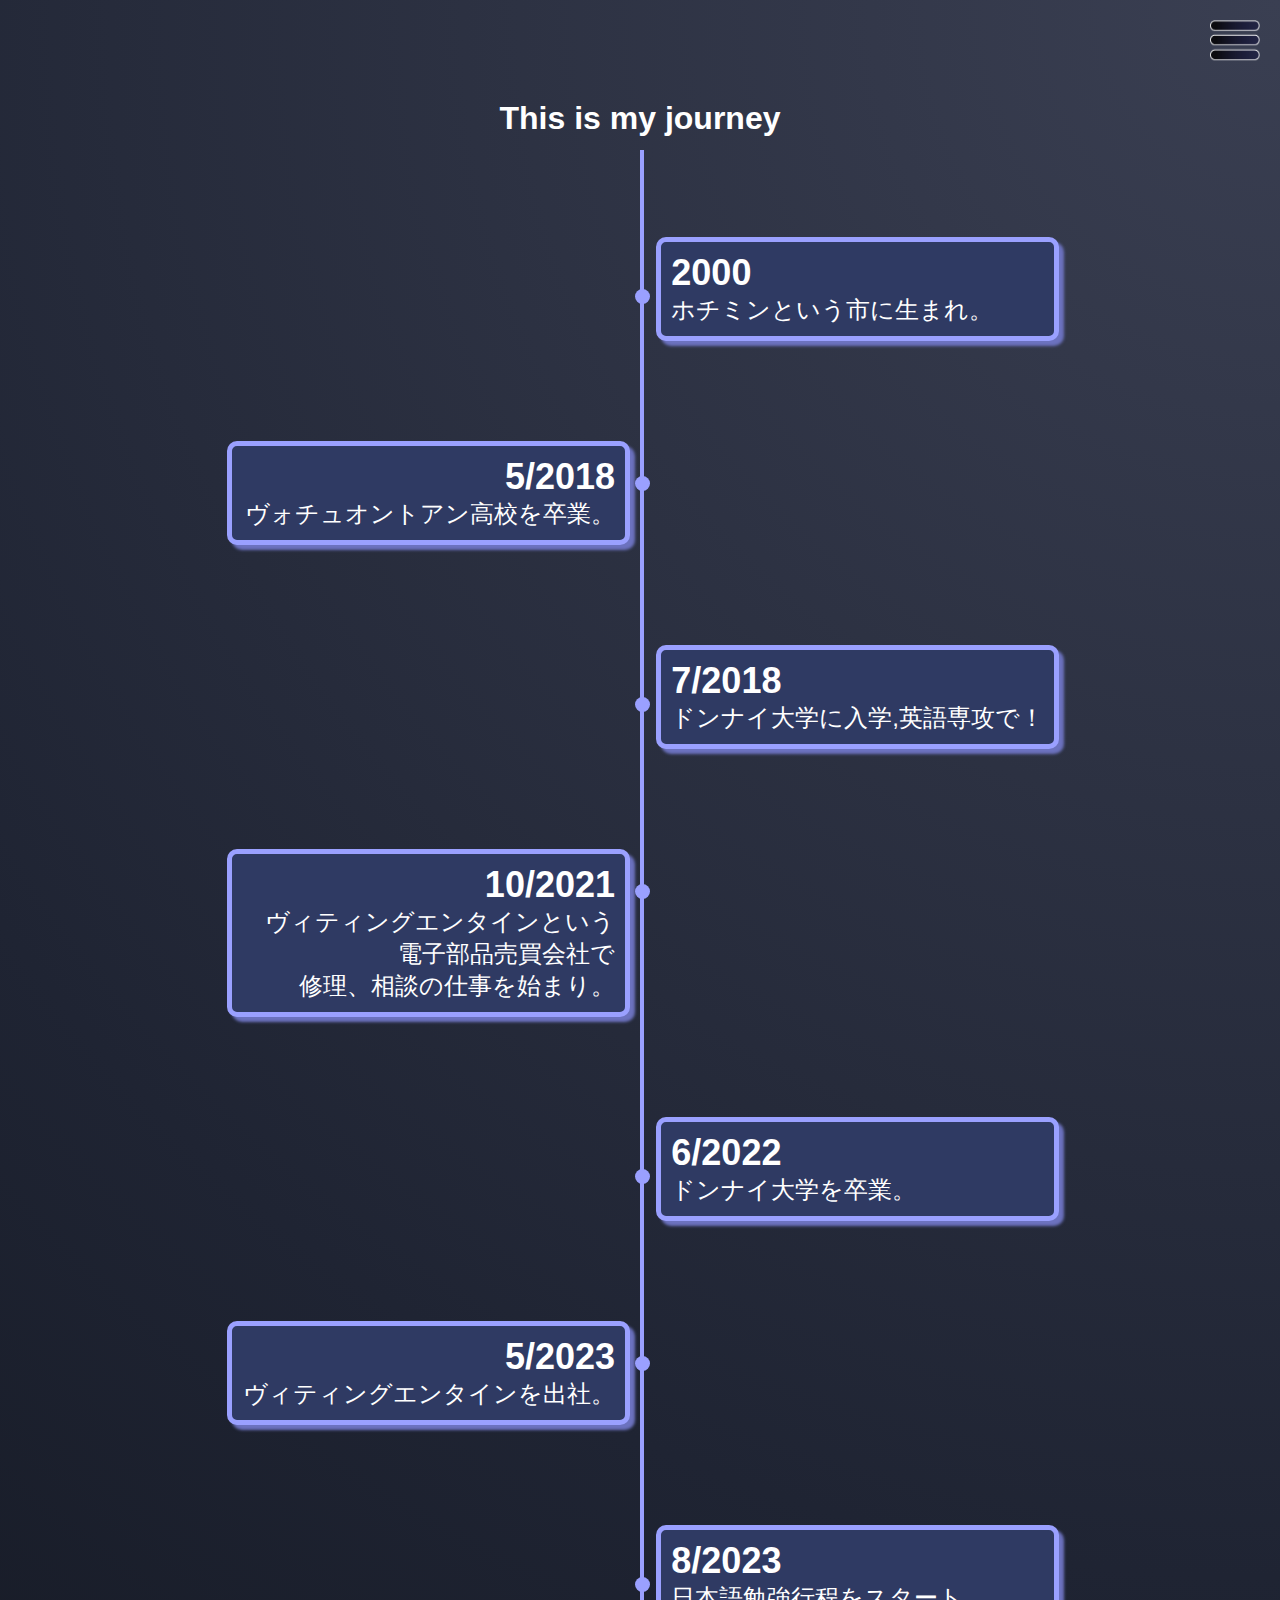
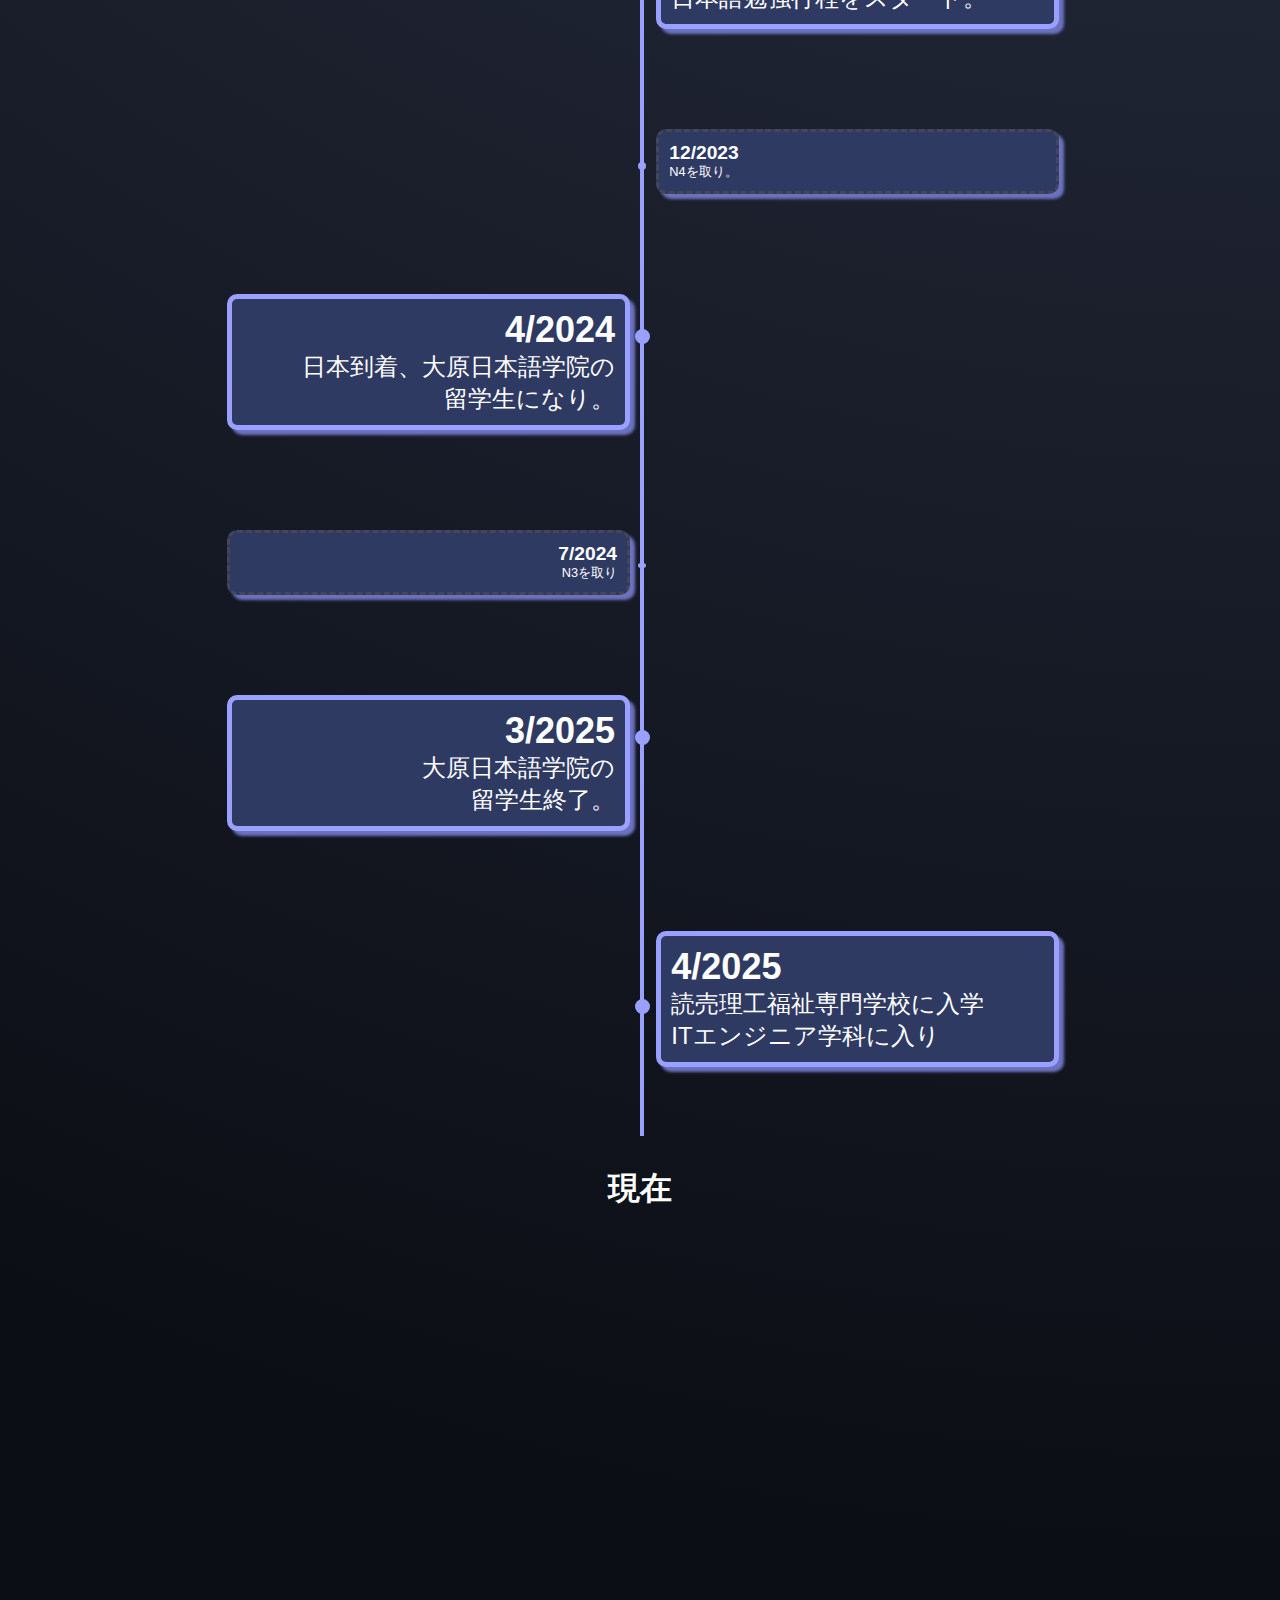
<file: about-me.html>
<!DOCTYPE html>
<html lang="ja">

<!-- HEAD -->
<head>
  <meta charset="UTF-8">
  <meta name="viewport" content="width=device-width, initial-scale=1.0">
  <link rel="stylesheet" href="./css/about-me.css">
  <title>About me</title>
</head>

<!-- BODY -->
<body id="body-container">

  <!-- HEADER -->
   <!-- 
    Header này sẽ tái sử dụng cho các trang khác, 
    bởi sẽ phải sử dụng để di chuyển giữa các trang
   -->
  <div class="nav-toggle" id="navToggle">
    <img src="./images/app icon/NavbarFacebook.png" width="50px" height="40px">
  </div>

  <!-- Hidden Navbar -->
  <nav class="side-nav" id="sideNav">
    <ul>
      <!-- Nav list -->
      <li><a href="./home.html">ホームページ</a></li>
      <li><a href="./about-me.html">アバオート</a></li>
      <li><a href="./work.html">作品集</a></li>
      <li><a href="./contact.html">連絡先</a></li>
    </ul>
  </nav>
  <!-- MAIN -->
    <!-- 
    Main sẽ là nơi khác nhau giữa các bộ phận
    -->
    <main>
      <div class="scroll-watcher">
        <div id = "date-container">
          <h1>This is my journey</h1>
        <div class="block-left">
          <h2>2000</h2>
          <p>ホチミンという市に生まれ。</p>
        </div>
        <div class="block-right">
          <h2>5/2018</h2>
          <p>ヴォチュオントアン高校を卒業。</p>
        </div>
        <div class="block-left">
          <h2>7/2018</h2>
          <p>ドンナイ大学に入学,英語専攻で！</p>
        </div>
        <div class="block-right">
          <h2>10/2021</h2>
          <p>ヴィティングエンタインという</p>
          <p>電子部品売買会社で</p>
          <p>修理、相談の仕事を始まり。</p>
        </div>
        <div class="block-left">
          <h2>6/2022</h2>
          <p>ドンナイ大学を卒業。</p>
        </div>
        <div class="block-right">
          <h2>5/2023</h2>
          <p>ヴィティングエンタインを出社。</p>
        </div>
        <div class="block-left">
          <h2>8/2023</h2>
          <p>日本語勉強行程をスタート。</p>
        </div>
        <div class="subBlock-left">
          <h2>12/2023</h2>
          <p>N4を取り。</p>
        </div>
        <div class="block-right">
          <h2>4/2024</h2>
          <p>日本到着、大原日本語学院の</p>
          <p>留学生になり。</p>
        </div>
        <div class="subBlock-right">
          <h2>7/2024</h2>
          <p>N3を取り</p>
        </div>
        <div class="block-right">
          <h2>3/2025</h2>
          <p>大原日本語学院の</p>
          <p>留学生終了。</p>
        </div>
        <div class="block-left">
          <h2>4/2025</h2>
          <p>読売理工福祉専門学校に入学</p>
          <p>ITエンジニア学科に入り</p>
        </div>
      </div>
      <h1>現在</h1>
      </div>
    </main>

  <!-- FOOTER -->
    <!-- 
    Footer này sẽ tái sử dụng cho các trang khác
    để hiển thị coppy right và một số thứ khác bên dưới website
    -->
   <footer>

   </footer>

  <!-- SCRIPT -->
  <script src="./javascript/about-me.js"></script>

</body>
</html>
</file>
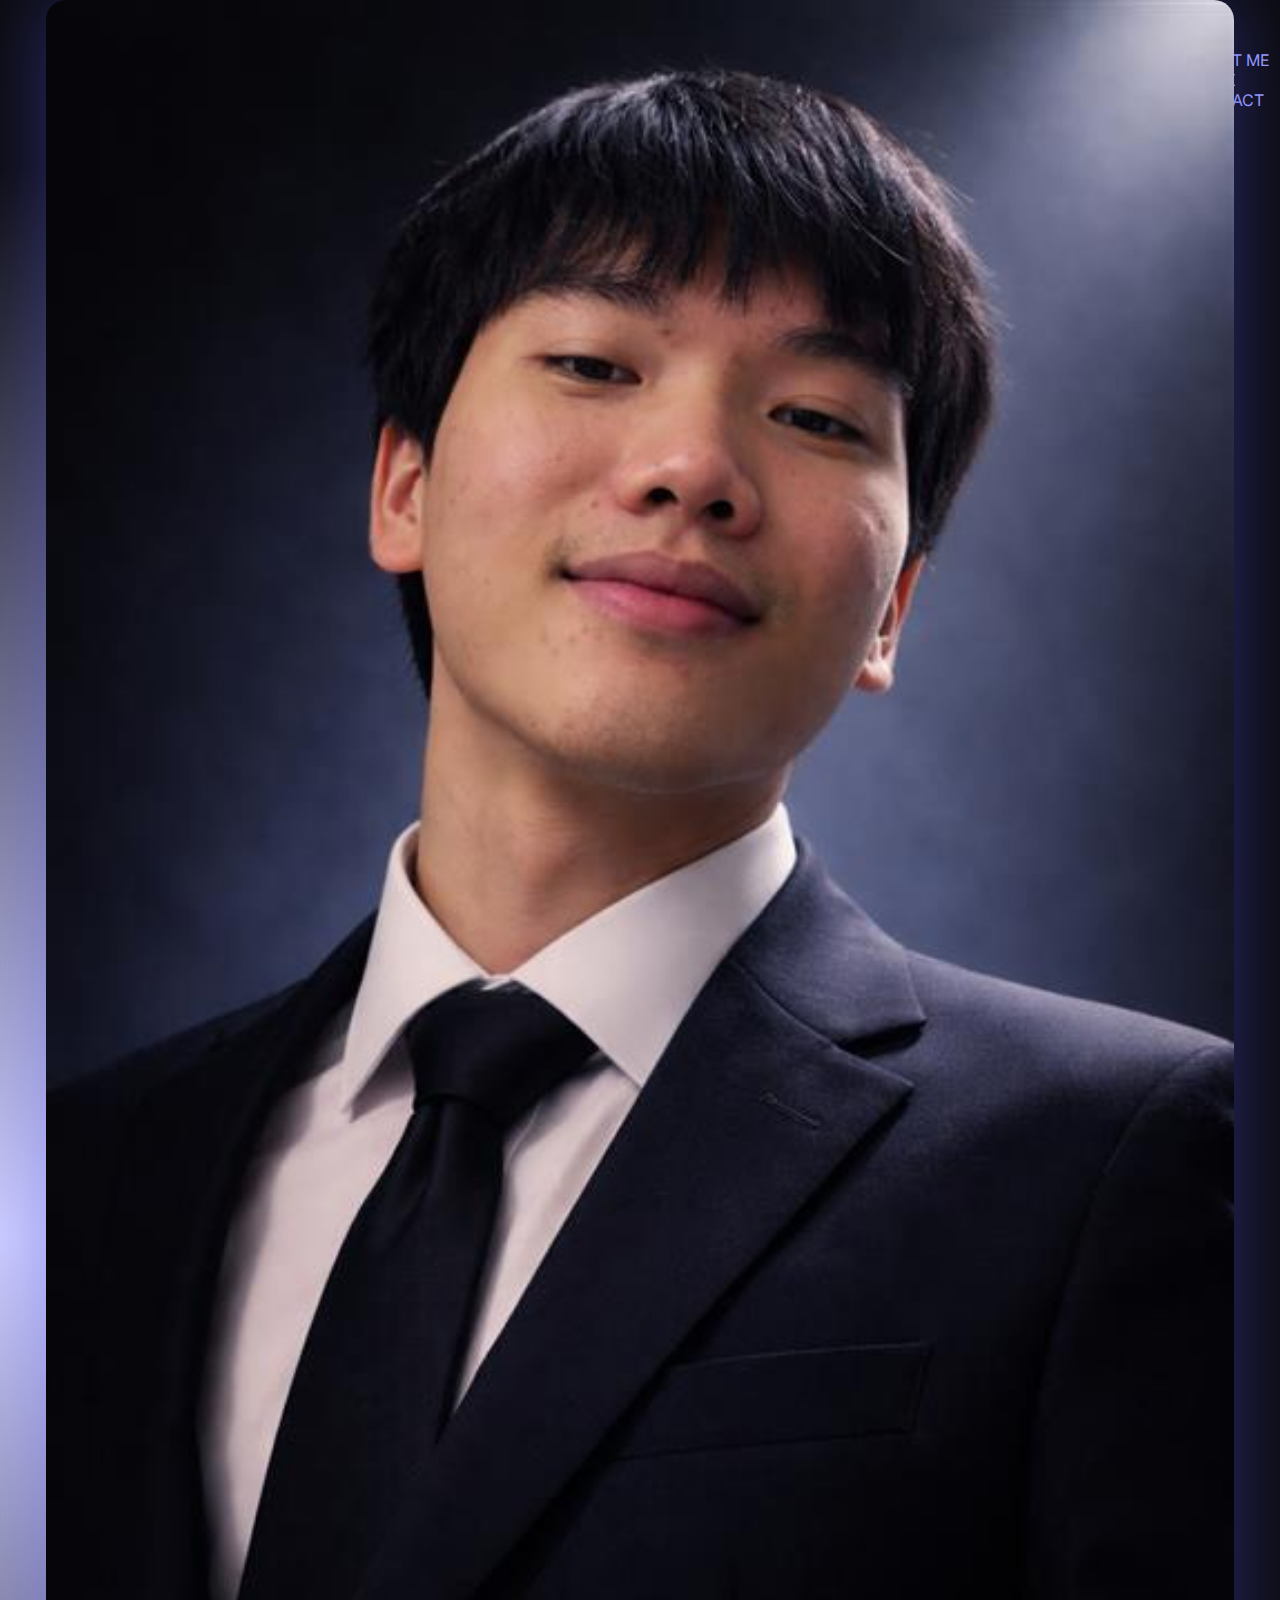
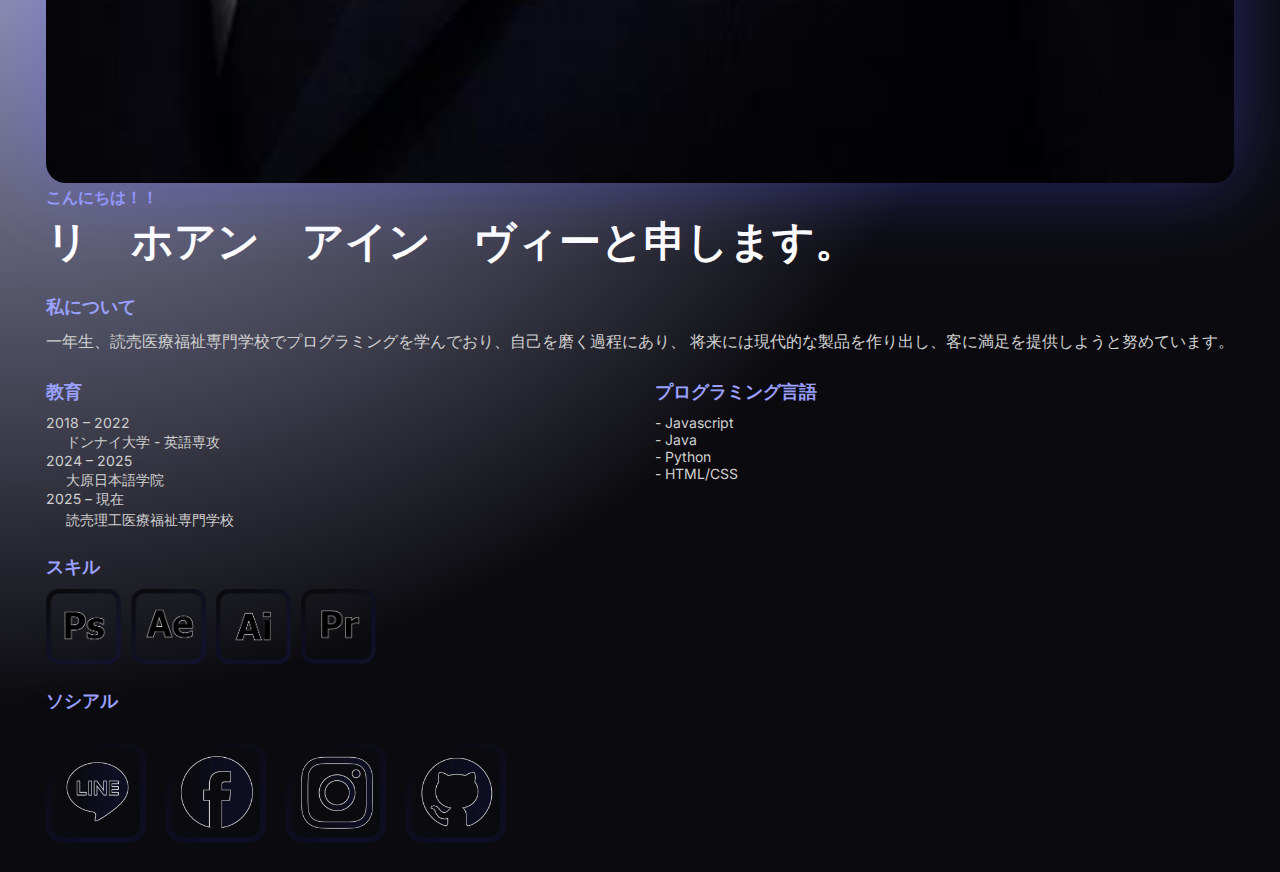
<file: home.html>
<!DOCTYPE html>
<html lang="ja">

<!-- HEAD -->
<head>
  <meta charset="UTF-8">
  <meta name="viewport" content="width=device-width, initial-scale=1.0">
  <link rel="stylesheet" href="/css/home.css">
  <link href="https://fonts.googleapis.com/css2?family=Inter:wght@300;400;600;700&display=swap" rel="stylesheet">
  <title>MAIN PAGE</title>
</head>

<!-- BODY -->
<body>
  <!-- NAVBAR -->
  <nav>
    <!-- 
      Merge checkbox with icon to open slide nav bar
    -->
    <input type="checkbox" id="nav-open"  class="hidden-nav-checkbox">
    <label for="nav-open" class="nav-open"><img src="./images/app icon/NavbarFacebook.png" width="30px" height="30px"></label>
    <!-- SLIDE NAVIGATOR -->
    <div id="slide-nav">
      <ul>
        <li>
          <!-- home tag -->
          <a href="./home.html">HOME</a>
        </li>
        <li>
          <!-- about-me tag -->
          <a href="./about-me.html">ABOUT ME</a>
        </li>
        <li>
          <!-- Work tag -->
          <a href="./work.html">WORK</a>
        </li>
        <li>
          <!-- Contact tag -->
          <a href="./contact.html">CONTACT</a>
        </li>
      </ul> 
    </div>
  </nav>
  <!-- HEADER -->
  <section class="container">

    <!-- LEFT -->
     <!-- AVATAR SECTION -->
    <div class="left-main">
      <!-- avatar adtribute -->
      <img src="/images/Avatar-VyMongDu.jpg" alt="Profile Photo" title="リ　ホアン　アイン　ヴィ">
    </div>

    <!-- RIGHT -->
     <!-- INFO DISPLAY SECTION -->
    <div class="right-main">

      <!-- Intro name -->
      <h4 class="intro">こんにちは！！</h4>
      <h1 class="name">リ　ホアン　アイン　ヴィーと申します。</h1>
      <div class="section">
        <!-- Few words about myself -->
        <h3>私について</h3>
        <p>
          一年生、読売医療福祉専門学校でプログラミングを学んでおり、自己を磨く過程にあり、
          将来には現代的な製品を作り出し、客に満足を提供しようと努めています。
        </p>
      </div>

      <div class="grid">
        <!-- 
          GRID LEFT-PART
          Education info
        -->
        <div>
          <h3>教育</h3>
          <p>2018 – 2022</p>
          <span>ドンナイ大学 - 英語専攻</span>
          <p>2024 – 2025</p>
          <span>大原日本語学院</span>
          <p>2025 – 現在</p>
          <span>読売理工医療福祉専門学校</span>
        </div>

        <!-- 
          GRID RIGHT-PART
          Programing language
        -->
        <div>
          <h3>プログラミング言語</h3>
          <p>- Javascript</p>
          <P>- Java</P>
          <p>- Python</p>
          <p>- HTML/CSS</p>
        </div>
      </div>

      <!-- OTHER SKILLS SECTION -->
      <div class="section">
        <h3>スキル</h3>
        <div class="skills">
          <img src="./images/app icon/PhotoshopFacebook.png" alt="Photoshop" width="75px" height="75px" title="Photoshop">
          <img src="./images/app icon/AfterEffectFacebook.png" alt="AfterEffect" width="75px" height="75px" title="After Effect">
          <img src="./images/app icon/IllutrastorFacebook.png" alt="Illutrastor" width="75px" height="75px" title="Illutrastor">
          <img src="./images/app icon/PremereProFacebook.png" alt="PremerePro" width="75px" height="75px" title="Premere Pro">
        </div>
      </div>

      <!-- SOCIAL SECTION -->
      <div class="section">
        <h3>ソシアル</h3>
        <div class="socials">
           <a href="https://www.line.me/en/" target="_blank"><img src="/images/app icon/LineFacebook.png" width="100px" height="100px"
              id="line" title="Line"></a>
          <a href="https://www.facebook.com/lyhoanganhvy010120/" target="_blank"><img src="/images/app icon/FacebookFacebook.png"
              width="100px" height="100px" id="facebook" title="Facebook"></a>
          <a href="https://www.instagram.com/vymongdu/" target="_blank"><img src="/images/app icon/InstagramFacebook.png" width="100px"
              height="100px" id="instagram" title="Instagram"></a>
          <a href="https://github.com/anego0201" target="_blank"><img src="/images/app icon/GithubFacebook.png" width="100px"
              height="100px" id="github" title="GitHub"></a>              
        </div>
      </div>
    </div>
  </section>

  <!-- JAVASCRIPT -->
  <script src="javascript/home.js"></script>
</body>
</html>
</file>
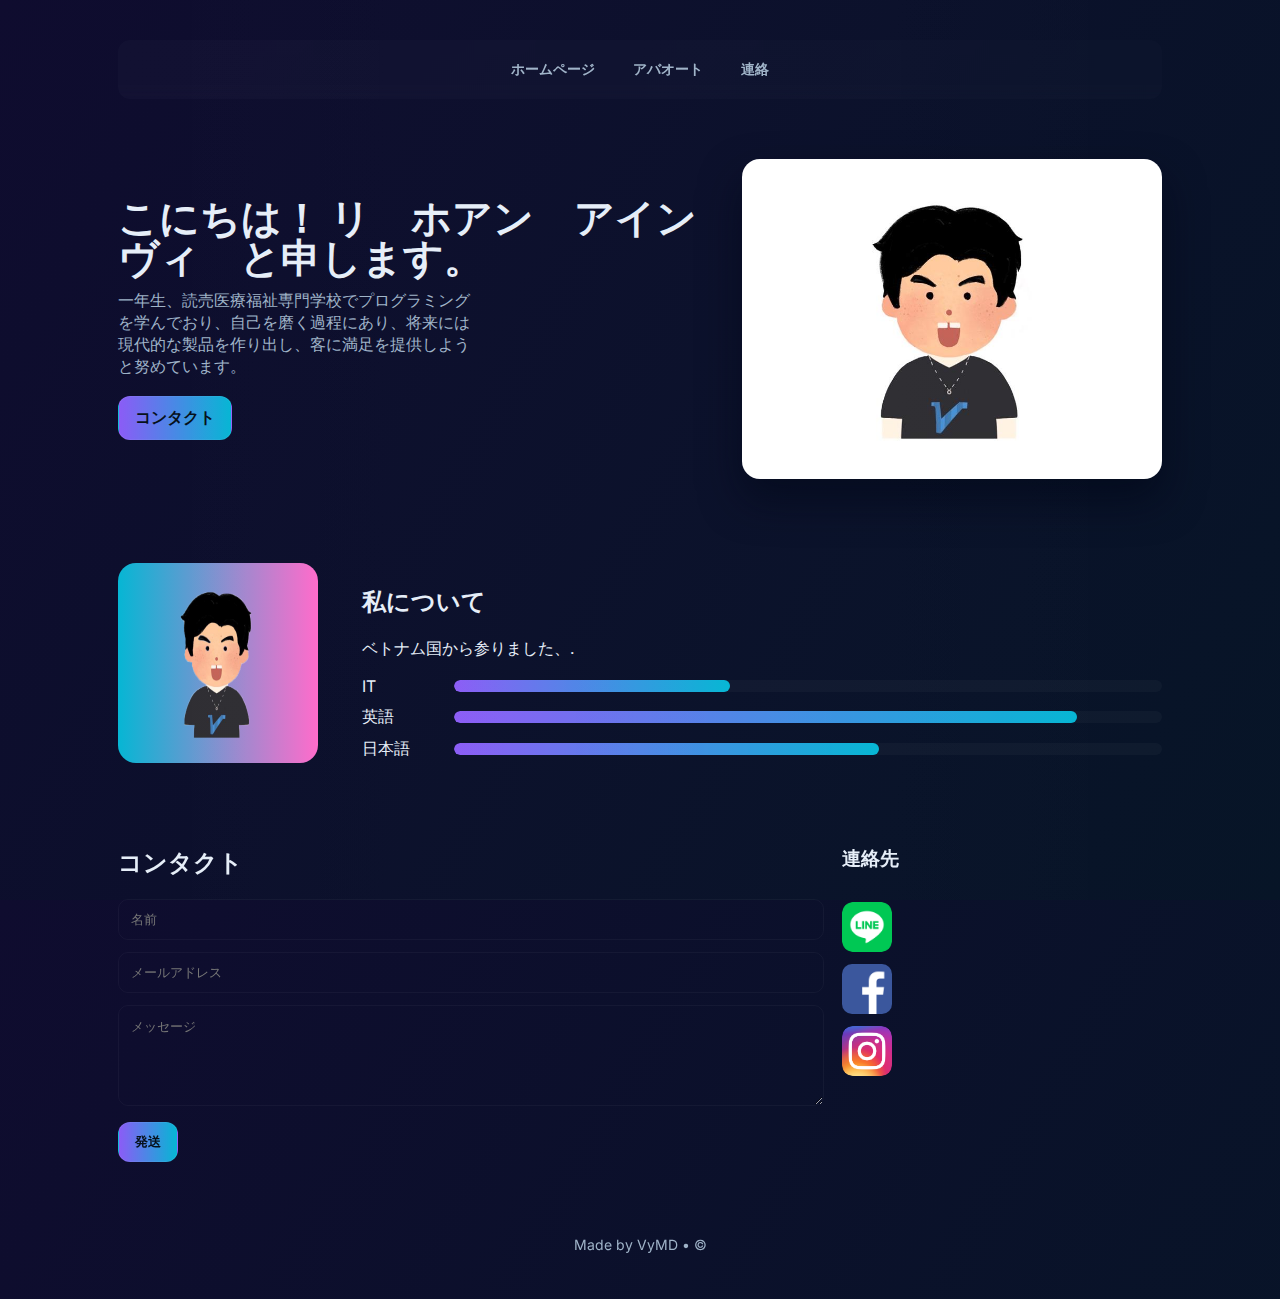
<file: WEB MẪU LÀM Ở BÊN WEB基礎/ExamWEB - コピー.html>
<!--
Wireframe (ASCII sketch)

[Header]-------------------------------
| Logo | Home About Projects Creative Contact |
----------------------------------------

[Hero]
-------------------------------------------------
| Left: Big greeting headline + CTA buttons       |
| Right: Illustration / Avatar                    |
-------------------------------------------------

[About]
---------------------------------
| Photo | Short bio                     |
|      | Skills (bars / chips)          |
---------------------------------

[Projects]
---------------------------------
| Card 1 | Card 2 | Card 3              |
| Card 4 | Card 5 | Card 6              |
---------------------------------

[Creative Space]
---------------------------------
| Full width area for interactive / artwork     |
---------------------------------

[Contact/Footer]
---------------------------------
| Small form | Social icons | Copyright       |
---------------------------------

Notes:
- One-page flow with sections and smooth scroll.
- Color theme: dark gradient with neon accents.
- Typography: Inter / Poppins.
- Lightweight animations (hover glow, subtle parallax effect).
-->

<!doctype html>
<html lang="jp">

<head>
  <meta charset="utf-8" />
  <meta name="viewport" content="width=device-width, initial-scale=1" />
  <title>自己紹介 — リ　ホアン　アイン　ヴィ</title>
  <link rel="preconnect" href="https://fonts.googleapis.com">
  <link rel="preconnect" href="https://fonts.gstatic.com" crossorigin>
  <link
    href="https://fonts.googleapis.com/css2?family=Inter:wght@300;400;600;700&family=Poppins:wght@600;800&display=swap"
    rel="stylesheet">
  <link rel="stylesheet" type="text/css" href="style.css">

</head>

<body>
  <div class="container">
    <header>
      <nav class="nav">
        <div class="menu">
          <a href="#home">ホームページ</a>
          <a href="#about">アバオート</a>
          <a href="#contact">連絡</a>
        </div>
      </nav>
    </header>

    <main>
      <section id="home" class="hero">
        <div>
          <h1>こにちは！ リ　ホアン　アイン　ヴィ　と申します。 </h1>
          <p>一年生、読売医療福祉専門学校でプログラミングを学んでおり、自己を磨く過程にあり、将来には現代的な製品を作り出し、客に満足を提供しようと努めています。</p>
          <div class="cta">
            <a class="btn btn--primary" href="#contact">コンタクト</a>
          </div>
        </div>
        <div>
          <img src="anhmatvymd.jpg" alt="VyMD" width="420px" height="320px" class="avatar">
        </div>
      </section>

      <section id="about" class="about">
        <div><img src="anhmatvymd.png" alt="" class="photo"></div>
        <div>
          <h2>私について</h2>
          <p>ベトナム国から参りました、.</p>
          <div class="skills">
            <div class="skill">
              <div style="width:80px;">IT</div>
              <div class="bar"><i style="width:39%"></i></div>
            </div>
            <div class="skill">
              <div style="width:80px;">英語</div>
              <div class="bar"><i style="width:88%"></i></div>
            </div>
            <div class="skill">
              <div style="width:80px;">日本語</div>
              <div class="bar"><i style="width: 60%"></i></div>
            </div>
          </div>
        </div>
      </section>

      <section id="contact" class="contact">
        <div class="form">
          <h2>コンタクト</h2>
          <input type="text" placeholder="名前" />
          <input type="email" placeholder="メールアドレス" style="margin-top:12px" />
          <textarea rows="5" placeholder="メッセージ" style="margin-top:12px"></textarea>
          <div style="margin-top:12px"><button class="btn btn--primary">発送</button></div>
        </div>
        <aside class="social">
          <h3>連絡先</h3>
          <a href="https://www.line.me/en/" target="_blank"><img src="LINE_logo.svg.png" width="50px" height="50px"
              id="line"></a>
          <a href="https://www.facebook.com/lyhoanganhvy010120/" target="_blank"><img src="Facebook_logo_(square).png"
              width="50px" height="50px" id="facebook"></a>
          <a href="https://www.instagram.com/vymongdu/" target="_blank"><img src="Instagram_icon.png" width="50px"
              height="50px" id="instagram"></a>
        </aside>
      </section>
    </main>

    <footer style="text-align:center;margin-top:28px">Made by VyMD • © <span id="year"></span></footer>
  </div>

  <div class="accent-wave"></div>
</body>

</html>
</file>
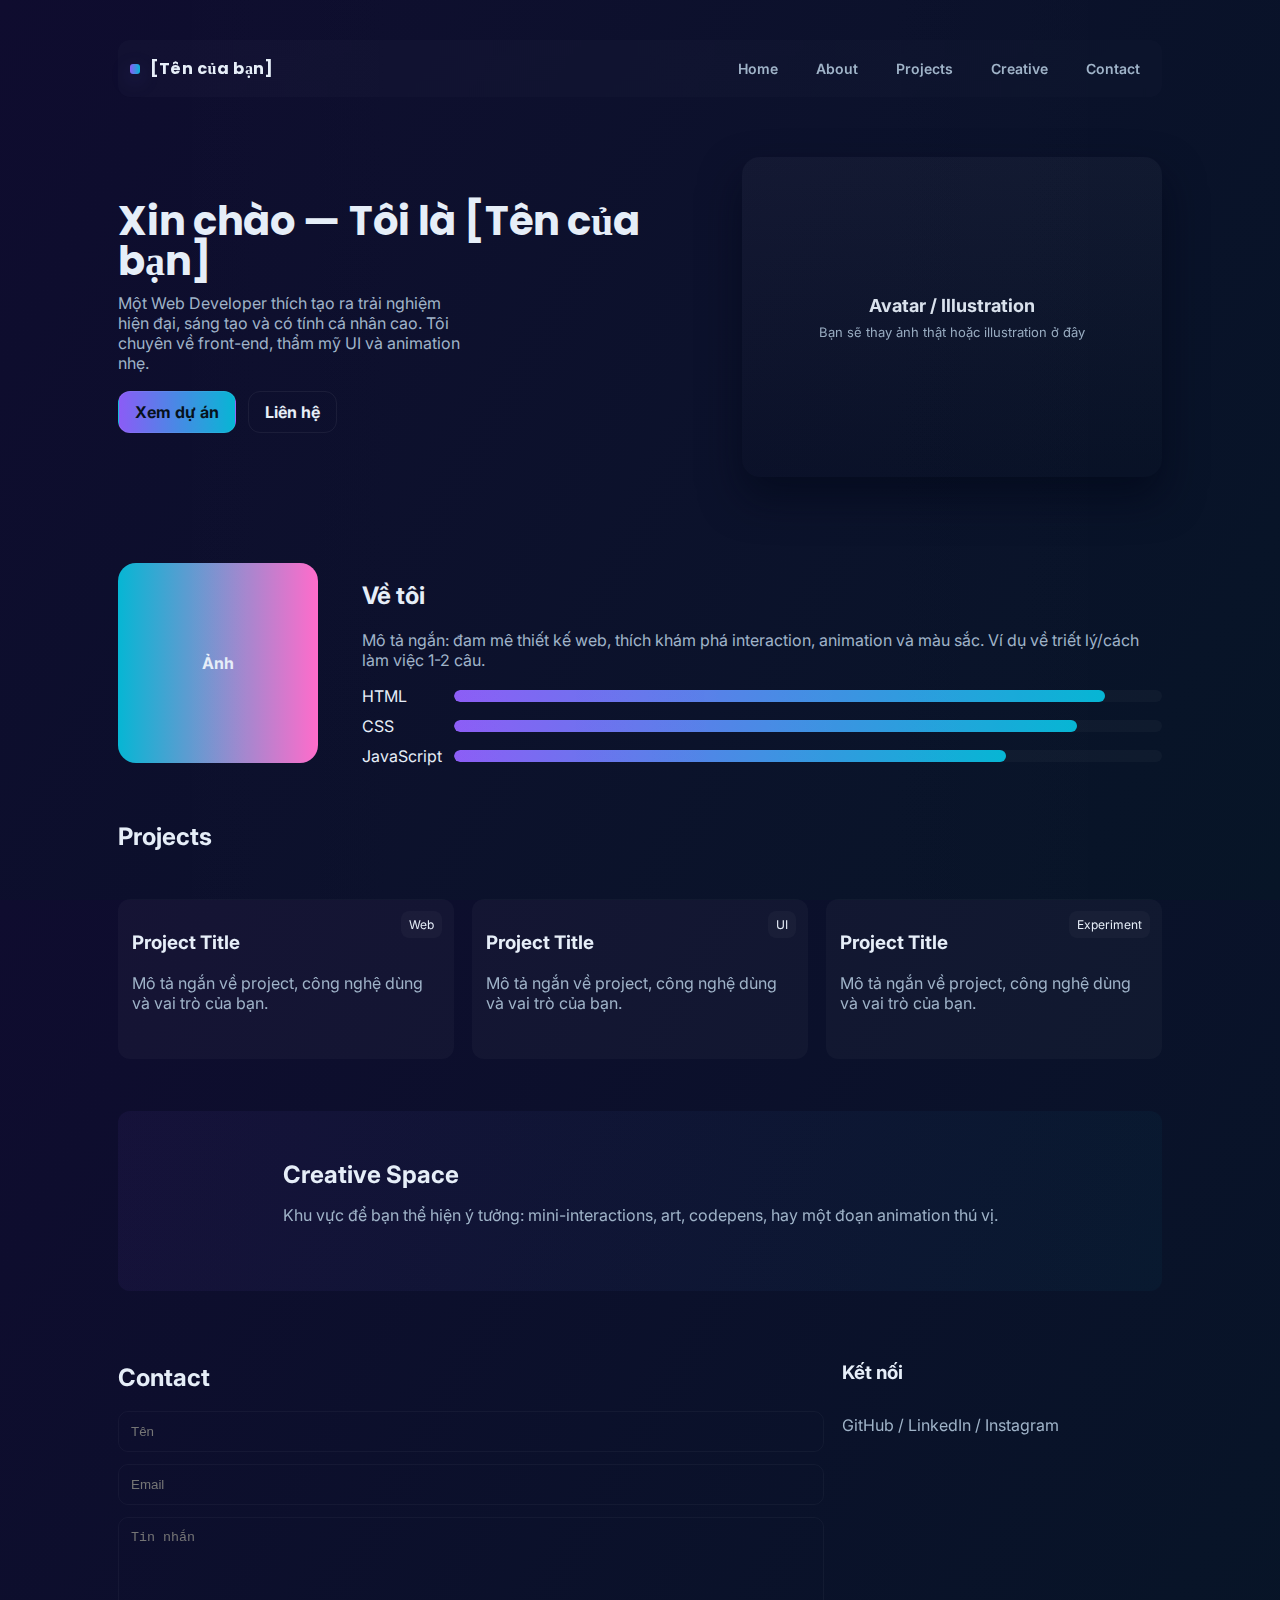
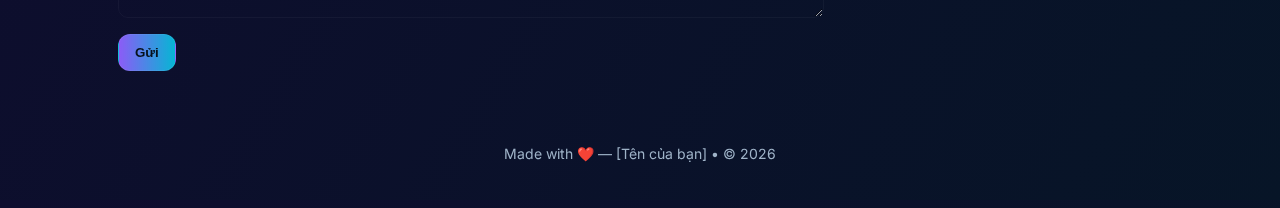
<file: WEB MẪU LÀM Ở BÊN WEB基礎/ExamWEB.html>
<!--
Wireframe (ASCII sketch)

[Header]-------------------------------
| Logo | Home About Projects Creative Contact |
----------------------------------------

[Hero]
-------------------------------------------------
| Left: Big greeting headline + CTA buttons       |
| Right: Illustration / Avatar                    |
-------------------------------------------------

[About]
---------------------------------
| Photo | Short bio                     |
|      | Skills (bars / chips)          |
---------------------------------

[Projects]
---------------------------------
| Card 1 | Card 2 | Card 3              |
| Card 4 | Card 5 | Card 6              |
---------------------------------

[Creative Space]
---------------------------------
| Full width area for interactive / artwork     |
---------------------------------

[Contact/Footer]
---------------------------------
| Small form | Social icons | Copyright       |
---------------------------------

Notes:
- One-page flow with sections and smooth scroll.
- Color theme: dark gradient with neon accents.
- Typography: Inter / Poppins.
- Lightweight animations (hover glow, subtle parallax effect).
-->

<!doctype html>
<html lang="vi">
<head>
  <meta charset="utf-8" />
  <meta name="viewport" content="width=device-width, initial-scale=1" />
  <title>自己紹介 — リ　ホアン　アイン　ヴィ</title>
  <link rel="preconnect" href="https://fonts.googleapis.com">
  <link rel="preconnect" href="https://fonts.gstatic.com" crossorigin>
  <link href="https://fonts.googleapis.com/css2?family=Inter:wght@300;400;600;700&family=Poppins:wght@600;800&display=swap" rel="stylesheet">
  <style>
    :root{
      --bg-1: #0f0c2f; /* deep indigo */
      --bg-2: #071527; /* dark cyan */
      --accent-1: #8b5cf6; /* purple */
      --accent-2: #06b6d4; /* teal */
      --accent-3: #ff6bcb; /* pink */
      --glass: rgba(255,255,255,0.06);
      --card: rgba(255,255,255,0.03);
      --text: #e6eef8;
      --muted: #9fb3c8;
      --radius: 14px;
      font-family: 'Inter', system-ui, -apple-system, 'Segoe UI', Roboto, 'Helvetica Neue', Arial;
    }
    *{box-sizing:border-box}
    html,body{height:100%;margin:0;background:linear-gradient(120deg,var(--bg-1),var(--bg-2));color:var(--text);-webkit-font-smoothing:antialiased}
    a{color:inherit;text-decoration:none}

    /* Layout container */
    .container{max-width:1100px;margin:0 auto;padding:28px}

    /* Header */
    header{backdrop-filter: blur(6px);position:sticky;top:12px;margin:12px 0;border-radius:12px;background:linear-gradient(90deg, rgba(255,255,255,0.02), rgba(255,255,255,0.01));padding:12px}
    .nav{display:flex;align-items:center;justify-content:space-between;gap:12px}
    .logo{display:flex;align-items:center;gap:10px;font-weight:700;font-family:'Poppins';letter-spacing:0.6px}
    .logo .dot{width:10px;height:10px;background:linear-gradient(90deg,var(--accent-1),var(--accent-2));border-radius:3px;box-shadow:0 6px 20px rgba(99,102,241,0.25)}
    .menu{display:flex;gap:18px;align-items:center}
    .menu a{padding:8px 10px;border-radius:8px;color:var(--muted);font-weight:600;font-size:14px}
    .menu a:hover{color:var(--text);background:var(--glass)}

    /* Hero */
    .hero{display:grid;grid-template-columns:1fr 420px;gap:28px;align-items:center;padding:48px 0}
    .hero h1{font-family:'Poppins';font-size:40px;margin:0;line-height:1;}
    .hero p{color:var(--muted);margin-top:12px;max-width:60%}
    .hero .cta{margin-top:18px;display:flex;gap:12px}
    .btn{padding:10px 16px;border-radius:12px;border:1px solid rgba(255,255,255,0.06);font-weight:700;cursor:pointer}
    .btn--primary{background:linear-gradient(90deg,var(--accent-1),var(--accent-2));color:#06111b}
    .avatar{width:100%;height:320px;border-radius:18px;background:linear-gradient(180deg, rgba(255,255,255,0.03), rgba(0,0,0,0.06));display:flex;align-items:center;justify-content:center;box-shadow:0 20px 40px rgba(2,6,23,0.6)}

    /* About */
    .about{display:grid;grid-template-columns:220px 1fr;gap:24px;align-items:center;padding:36px 0}
    .photo{width:200px;height:200px;border-radius:18px;background:linear-gradient(90deg,var(--accent-2),var(--accent-3));display:flex;align-items:center;justify-content:center;font-weight:700}
    .skills{display:flex;flex-direction:column;gap:10px;margin-top:12px}
    .skill{display:flex;align-items:center;gap:12px}
    .skill .bar{flex:1;height:12px;background:rgba(255,255,255,0.03);border-radius:10px;overflow:hidden}
    .skill .bar > i{display:block;height:100%;background:linear-gradient(90deg,var(--accent-1),var(--accent-2));border-radius:10px}

    /* Projects grid */
    .projects{display:grid;grid-template-columns:repeat(auto-fit,minmax(240px,1fr));gap:18px;padding:28px 0}
    .card{background:var(--card);border-radius:12px;padding:14px;min-height:160px;position:relative;overflow:hidden;transition:transform .28s ease,box-shadow .28s ease}
    .card:hover{transform:translateY(-6px);box-shadow:0 20px 40px rgba(2,10,40,0.6)}
    .tag{position:absolute;top:12px;right:12px;padding:6px 8px;border-radius:8px;font-size:12px;background:rgba(255,255,255,0.03)}

    /* Creative space */
    .creative{margin:24px 0;padding:24px;border-radius:12px;background:linear-gradient(90deg, rgba(139,92,246,0.06), rgba(6,182,212,0.04));min-height:180px;display:flex;align-items:center;justify-content:center}

    /* Contact */
    .contact{display:grid;grid-template-columns:1fr 320px;gap:18px;padding:28px 0;align-items:start}
    .form input,.form textarea{width:100%;padding:12px;border-radius:10px;border:1px solid rgba(255,255,255,0.04);background:transparent;color:var(--text)}
    .social{display:flex;flex-direction:column;gap:12px}

    footer{padding:18px 0;color:var(--muted);font-size:14px}

    /* Utilities */
    @media (max-width:900px){
      .hero{grid-template-columns:1fr}
      .about{grid-template-columns:1fr}
      .contact{grid-template-columns:1fr}
      .menu{display:none}
    }

    /* subtle animated gradient accent */
    .accent-wave{position:absolute;inset:0;pointer-events:none;background:linear-gradient(90deg,transparent, rgba(255,255,255,0.02), transparent);mix-blend-mode:overlay;animation:slide 8s linear infinite}
    @keyframes slide{0%{transform:translateX(-20%)}50%{transform:translateX(20%)}100%{transform:translateX(-20%)}}

  </style>
</head>
<body>
  <div class="container">
    <header>
      <nav class="nav">
        <div class="logo"><span class="dot"></span> <span>[Tên của bạn]</span></div>
        <div class="menu">
          <a href="#home">Home</a>
          <a href="#about">About</a>
          <a href="#projects">Projects</a>
          <a href="#creative">Creative</a>
          <a href="#contact">Contact</a>
        </div>
      </nav>
    </header>

    <main>
      <section id="home" class="hero">
        <div>
          <h1>Xin chào — Tôi là [Tên của bạn]</h1>
          <p>Một Web Developer thích tạo ra trải nghiệm hiện đại, sáng tạo và có tính cá nhân cao. Tôi chuyên về front-end, thẩm mỹ UI và animation nhẹ.</p>
          <div class="cta">
            <a class="btn btn--primary" href="#projects">Xem dự án</a>
            <a class="btn" href="#contact">Liên hệ</a>
          </div>
        </div>
        <div class="avatar">
          <!-- Đây là chỗ bạn đặt ảnh/illustration -->
          <div style="text-align:center;opacity:0.95">
            <div style="font-weight:700;font-size:18px">Avatar / Illustration</div>
            <div style="margin-top:8px;color:var(--muted);font-size:13px">Bạn sẽ thay ảnh thật hoặc illustration ở đây</div>
          </div>
        </div>
      </section>

      <section id="about" class="about">
        <div class="photo">Ảnh</div>
        <div>
          <h2>Về tôi</h2>
          <p style="color:var(--muted)">Mô tả ngắn: đam mê thiết kế web, thích khám phá interaction, animation và màu sắc. Ví dụ về triết lý/cách làm việc 1-2 câu.</p>
          <div class="skills">
            <div class="skill">
              <div style="width:80px;">HTML</div>
              <div class="bar"><i style="width:92%"></i></div>
            </div>
            <div class="skill">
              <div style="width:80px;">CSS</div>
              <div class="bar"><i style="width:88%"></i></div>
            </div>
            <div class="skill">
              <div style="width:80px;">JavaScript</div>
              <div class="bar"><i style="width:78%"></i></div>
            </div>
          </div>
        </div>
      </section>

      <section id="projects">
        <h2>Projects</h2>
        <div class="projects">
          <article class="card">
            <div class="tag">Web</div>
            <h3>Project Title</h3>
            <p style="color:var(--muted)">Mô tả ngắn về project, công nghệ dùng và vai trò của bạn.</p>
          </article>
          <article class="card">
            <div class="tag">UI</div>
            <h3>Project Title</h3>
            <p style="color:var(--muted)">Mô tả ngắn về project, công nghệ dùng và vai trò của bạn.</p>
          </article>
          <article class="card">
            <div class="tag">Experiment</div>
            <h3>Project Title</h3>
            <p style="color:var(--muted)">Mô tả ngắn về project, công nghệ dùng và vai trò của bạn.</p>
          </article>
        </div>
      </section>

      <section id="creative" class="creative">
        <div>
          <h2 style="margin:0 0 8px 0">Creative Space</h2>
          <p style="color:var(--muted);text-align:center">Khu vực để bạn thể hiện ý tưởng: mini-interactions, art, codepens, hay một đoạn animation thú vị.</p>
        </div>
      </section>

      <section id="contact" class="contact">
        <div class="form">
          <h2>Contact</h2>
          <input type="text" placeholder="Tên" />
          <input type="email" placeholder="Email" style="margin-top:12px" />
          <textarea rows="5" placeholder="Tin nhắn" style="margin-top:12px"></textarea>
          <div style="margin-top:12px"><button class="btn btn--primary">Gửi</button></div>
        </div>
        <aside class="social">
          <h3>Kết nối</h3>
          <div style="color:var(--muted)">GitHub / LinkedIn / Instagram</div>
        </aside>
      </section>

    </main>

    <footer style="text-align:center;margin-top:28px">Made with ❤️ — [Tên của bạn] • © <span id="year"></span></footer>
  </div>

  <div class="accent-wave"></div>

  <script>
    // small utilities
    document.getElementById('year').innerText = new Date().getFullYear();

    // smooth scroll for internal links
    document.querySelectorAll('a[href^="#"]').forEach(a=>{
      a.addEventListener('click', e=>{
        const href=a.getAttribute('href');
        if(href.length>1){
          e.preventDefault();
          document.querySelector(href).scrollIntoView({behavior:'smooth',block:'start'});
        }
      });
    });
  </script>
</body>
</html>
</file>
<file: css/about-me.css>
* {
    margin: 0;
    padding: 0;
    box-sizing: border-box;
    font-family: 'Inter', sans-serif;
}

body {
 min-height: 480vh;
 background: radial-gradient(
   circle at top right,
   #3a3f52 0%,
   #1f2433 35%,
   #0b0e14 70%
 );
 color: #fff;
}

main {
  width: 100%;
}

/* H3 tag */
h3 {
    font-size: 18px;
    margin-bottom: 10px;
    color: #9aa0ff;
}
/* Toggle Icon */
.nav-toggle {
  position: fixed;
  top: 20px;
  right: 20px;
  font-size: 28px;
  cursor: pointer;
  z-index: 1001;
  transition: transform 0.4s ease;
}

/* Side Navbar */
.side-nav {
  position: fixed;
  top: 0;
  right: -260px;
  width: 260px;
  height: 100vh;
  background: #1e1e2f;
  transition: transform 0.4s ease;
  z-index: 1000;
  padding-top: 80px;
}

/* Nav Content */
.side-nav ul {
  list-style: none;
  padding: 0;
}

.side-nav li {
  margin: 20px 0;
  text-align: center;

}

.side-nav a {
  color: white;
  text-decoration: none;
  font-size: 18px;
}

.side-nav li:hover {
    color: #00c2ff;
}

/* Active State */
.side-nav.active {
  transform: translateX(-260px);
}

.nav-toggle.active {
  transform: translateX(-170px);
}

.side-nav a {
  position: relative;
  color: white;
  text-decoration: none;
  font-size: 18px;
  padding: 5px 0;
}

/* gạch chân ẩn ban đầu */
.side-nav a::after {
  content: "";
  position: absolute;
  left: 0;
  bottom: -5px;
  width: 0;
  height: 2px;
  background-color: #00c2ff;
  transition: width 0.3s ease;
}

/* hover vào gạch chân chạy ra */
.side-nav a:hover::after {
  width: 100%;
}

/* TIMELINE SECTION */
/* Main block and dot */
.block-left {
  font-size: 1.5em;
  position: relative;
  background-color: #2f3a63;
  border: 5px solid #9aa0ff;
  border-radius: 10px;
  margin: 100px 10px;
  padding: 10px;
  left: 51.5%;
  box-shadow: 5px 5px 3px #6c72bf;
}

.block-right {
  font-size: 1.5em;
  position: relative;
  border: 5px solid #9aa0ff;
  background-color: #2f3a63;
  border-radius: 10px;
  margin: 100px 10px;
  padding: 10px;
  right: 50%;
  text-align: end;
  box-shadow: 5px 5px 3px #6c72bf;
}

/* Sub-block and sub-dot */
.subBlock-left {
  font-size: 0.8em;
  position: relative;
  border: 3px dashed #454659;
  background-color: #2f3a63;
  border-radius: 10px;
  margin: 100px 10px;
  padding: 10px;
  left: 51.5%;
  box-shadow: 5px 5px 3px #6c72bf;
}

.subBlock-right {
  font-size: 0.8em;
  position: relative;
  border: 3px dashed #454659;
  background-color: #2f3a63;
  border-radius: 10px;
  margin: 100px 10px;
  padding: 10px;
  right: 50%;
  text-align: end;
  box-shadow: 5px 5px 3px #6c72bf;
}

/* animation visible construct */

/* Visible form the left */
@keyframes visible-left{
  from {
    opacity: 0;
    transform: translateX(-100px);
  }
  to {
    opacity: 1;
    transform: translateX(0);
  }
}

/* Visible from the right */
@keyframes visible-right{
  from {
    opacity: 0;
    transform: translateX(100px);
  }
  to {
    opacity: 1;
    transform: translateX(0);
  }
}


/* .block-left, .block-right, .subBlock-left, .subBlock-right{ */
  /* 
  1. animation visible là cách mà các phần tử được chứa construct đó sẽ được thực hiện như được viết
  2. animation-timeline: view() là dòng để phần tử chỉ xuất hiện khi nằm trong phạm vi hiển thị trên màn hình
  3. entry 0% và cover 40% là để từ khi vừa bắt đầu thấy và tới 40% màn hình sẽ hiện toàn bộ
  */
  /* animation: visible linear;
  animation-timeline: view();
  animation-range: entry 0% cover 30%;
} */


.block-right, .subBlock-right{
  animation: visible-right linear;
  animation-timeline: view();
  animation-range: entry 0% cover 40%;
}

/* WORKED */
.block-left, .subBlock-left {
  animation: visible-left linear;
  animation-timeline: view();
  animation-range: entry 0% cover 40%;
}


.scroll-watcher {
  position: relative;
  width: 80%;
  margin: auto;
}

/* 
- Thuộc tính thanh timeline
- Này là thanh màu tím ở giữa
*/
.scroll-watcher::before {
  content: "";
  position: absolute;
  left: 50%;
  top: 150px;
  width: 4px;
  height: 92%;
  background-color: #9aa0ff;
}

.scroll-watcher {
  display: flex;
  flex-direction: column;
  justify-content: center;
  align-items: center;
  width: 100%;
}

.scroll-watcher {
  animation: visible linear;
  animation-timeline: view();
  animation-range: entry 0% cover 40%;
}

#date-container h1 {
  margin-top: 100px;
  margin-bottom: 50px;
  text-align: center;
}


/* 
Nhưng cục tròn ở trước các container chứa thông tin ư
2 cục cho khung trái và khung phải
*/
/* Main-dot */
.block-right::before {
  content: "";
  position: absolute;
  right: -6.4%;
  top: 50%;
  top: 30px;
  width: 15px;
  height: 15px;
  background-color: #9aa0ff;
  border-radius: 50%;
}

.block-left::before {
  content: "";
  position: absolute;
  left: -6.8%;
  top: 50%;
  width: 15px;
  height: 15px;
  background-color: #9aa0ff;
  border-radius: 50%;
}

/* Sub-dot */
.subBlock-right::before {
  content: "";
  position: absolute;
  right: -4.7%;
  top: 50%;
  top: 30px;
  width: 8px;
  height: 8%;
  background-color: #9aa0ff;
  border-radius: 50%;
}

.subBlock-left::before {
  content: "";
  position: absolute;
  left: -5.3%;
  top: 50%;
  width: 8px;
  height: 8px;
  background-color: #9aa0ff;
  border-radius: 50%;
}
</file>
<file: css/home.css>
* {
    margin: 0;
    padding: 0;
    box-sizing: border-box;
    font-family: 'Inter', sans-serif;
}

body {
    background: radial-gradient(circle at left, #3b3bff3f, #0b0b0f 60%);
    color: #ffffff;
    min-height: 100vh;
    display: flex;
    align-items: center;
    justify-content: center;
}

#body-container{
    display: flex;
    flex-direction: column; /* Stacks items vertically */
}

.main-container {
    display: grid;
    grid-template-columns: 1fr 1.3fr;
    gap: 50px;
    background: rgba(15, 15, 25, 0.85);
    padding: 50px;
    box-shadow: 0 20px 60px rgba(0, 0, 0, 0.6);
}

/* LEFT */
.left-main img {
    width: 100%;
    border-radius: 20px;
    object-fit: cover;
    filter: drop-shadow(0 0 40px rgba(90, 90, 255, 0.4));
}

/* RIGHT */
.intro {
    color: #9aa0ff;
    margin-bottom: 5px;
}

.name {
    font-size: 42px;
    font-weight: 700;
    margin-bottom: 25px;
}

.section {
    margin-bottom: 25px;
}

/* NAVBAR SECTION */
/* Navbar positioning */
nav {
    display: grid;
    grid-template-columns: 1fr 1fr;
    height: 100%;
    position: absolute;
    top: 30px;
    right: 10px;
}
#slide-nav ul {
    list-style: none;
}

nav #slide-nav ul li a,
nav #slide-nav ul li a:link,
nav #slide-nav ul li a:visited,
nav #slide-nav ul li a:hover,
nav #slide-nav ul li a:active {
  text-decoration: none;
  color: #9aa0ff
}

#nav-open {
    display: none;
}

.nav-open {

}

h3 {
    font-size: 18px;
    margin-bottom: 10px;
    color: #9aa0ff;
}

.section p {
    color: #d1d1d1;
    line-height: 1.6;
}

.grid {
    display: grid;
    grid-template-columns: 1fr 1fr;
    gap: 30px;
    margin-bottom: 25px;
}

.grid p, .grid span, .grid li {
    color: #d1d1d1;
    font-size: 14px;
}

.grid p { 
    
}

.grid span {
    margin-left: 20px;
    margin-bottom: 10px;
}

.grid ul {
    padding-left: 15px;
}

.skills {
    display: flex;
    flex-wrap: wrap;
    gap: 10px;
}

.skills span {
    padding: 8px 14px;
    background: rgba(100, 100, 255, 0.15);
    border: 1px solid rgba(100, 100, 255, 0.4);
    border-radius: 20px;
    font-size: 13px;
}

.socials {
    margin-top: 30px;
    display: flex;
    gap: 20px;
}

.socials a {
    text-decoration: none;
    color: #ffffff;
    opacity: 0.8;
    transition: 0.3s;
}

.socials a:hover {
    opacity: 1;
    color: #9aa0ff;
}
</file>
<file: WEB MẪU LÀM Ở BÊN WEB基礎/style.css>
:root {
  --bg-1: #0f0c2f;
  /* deep indigo */
  --bg-2: #071527;
  /* dark cyan */
  --accent-1: #8b5cf6;
  /* purple */
  --accent-2: #06b6d4;
  /* teal */
  --accent-3: #ff6bcb;
  /* pink */
  --glass: rgba(255, 255, 255, 0.06);
  --card: rgba(255, 255, 255, 0.03);
  --text: #e6eef8;
  --muted: #9fb3c8;
  --radius: 14px;
  font-family: 'Inter', system-ui, -apple-system, 'Segoe UI', Roboto, 'Helvetica Neue', Arial;
}

* {
  box-sizing: border-box
}

html,
body {
  height: 100%;
  margin: 0;
  background: linear-gradient(120deg, var(--bg-1), var(--bg-2));
  color: var(--text);
  -webkit-font-smoothing: antialiased
}

a {
  color: inherit;
  text-decoration: none
}

/* Layout container */
.container {
  max-width: 1100px;
  margin: 0 auto;
  padding: 28px
}

/* Header */
header {
  backdrop-filter: blur(6px);
  position: sticky;
  top: 12px;
  margin: 12px 0;
  border-radius: 12px;
  background: linear-gradient(90deg, rgba(255, 255, 255, 0.02), rgba(255, 255, 255, 0.01));
  padding: 12px
}

#instagram {
  border-radius: 10px;
}

#line {
  border-radius: 10px;
}

#facebook {
  border-radius: 10px;
}

aside a {
  width: 50px;
  display: flex;
  align-items: center;
  justify-content: center;
}

.nav {
  display: flex;
  align-items: center;
  justify-content: center;
  gap: 12px
}


.menu {
  display: flex;
  gap: 18px;
  align-items: center;
}

.menu a {
  padding: 8px 10px;
  border-radius: 8px;
  color: var(--muted);
  font-weight: 600;
  font-size: 14px
}

.menu a:hover {
  color: var(--text);
  background: var(--glass)
}

/* Hero */
.hero {
  display: grid;
  grid-template-columns: 1fr 420px;
  gap: 28px;
  align-items: center;
  padding: 48px 0
}

.hero h1 {
  font-family: 'Poppins';
  font-size: 40px;
  margin: 0;
  line-height: 1;
}

.hero p {
  color: var(--muted);
  margin-top: 12px;
  max-width: 60%
}

.hero .cta {
  margin-top: 18px;
  display: flex;
  gap: 12px
}

.btn {
  padding: 10px 16px;
  border-radius: 12px;
  border: 1px solid rgba(255, 255, 255, 0.06);
  font-weight: 700;
  cursor: pointer
}

.btn--primary {
  background: linear-gradient(90deg, var(--accent-1), var(--accent-2));
  color: #06111b
}

.avatar {
  width: 100%;
  height: 320px;
  border-radius: 18px;
  background: linear-gradient(180deg, rgba(255, 255, 255, 0.03), rgba(0, 0, 0, 0.06));
  display: flex;
  align-items: center;
  justify-content: center;
  box-shadow: 0 20px 40px rgba(2, 6, 23, 0.6)
}

/* About */
.about {
  display: grid;
  grid-template-columns: 220px 1fr;
  gap: 24px;
  align-items: center;
  padding: 36px 0
}

.photo {
  width: 200px;
  height: 200px;
  border-radius: 18px;
  background: linear-gradient(90deg, var(--accent-2), var(--accent-3));
  display: flex;
  align-items: center;
  justify-content: center;
  font-weight: 700
}

.skills {
  display: flex;
  flex-direction: column;
  gap: 10px;
  margin-top: 12px
}

.skill {
  display: flex;
  align-items: center;
  gap: 12px
}

.skill .bar {
  flex: 1;
  height: 12px;
  background: rgba(255, 255, 255, 0.03);
  border-radius: 10px;
  overflow: hidden
}

.skill .bar>i {
  display: block;
  height: 100%;
  background: linear-gradient(90deg, var(--accent-1), var(--accent-2));
  border-radius: 10px
}

/* Contact */
.contact {
  display: grid;
  grid-template-columns: 1fr 320px;
  gap: 18px;
  padding: 28px 0;
  align-items: start
}

.form input,
.form textarea {
  width: 100%;
  padding: 12px;
  border-radius: 10px;
  border: 1px solid rgba(255, 255, 255, 0.04);
  background: transparent;
  color: var(--text)
}

.social {
  display: flex;
  flex-direction: column;
  gap: 12px
}

footer {
  padding: 18px 0;
  color: var(--muted);
  font-size: 14px
}

/* Utilities */
@media (max-width:900px) {
  .hero {
    grid-template-columns: 1fr
  }

  .about {
    grid-template-columns: 1fr
  }

  .contact {
    grid-template-columns: 1fr
  }

  .menu {
    display: none
  }
}

/* subtle animated gradient accent */
.accent-wave {
  position: absolute;
  inset: 0;
  pointer-events: none;
  background: linear-gradient(90deg, transparent, rgba(255, 255, 255, 0.02), transparent);
  mix-blend-mode: overlay;
  animation: slide 8s linear infinite
}

@keyframes slide {
  0% {
    transform: translateX(-20%)
  }

  50% {
    transform: translateX(20%)
  }

  100% {
    transform: translateX(-20%)
  }
}
</file>
